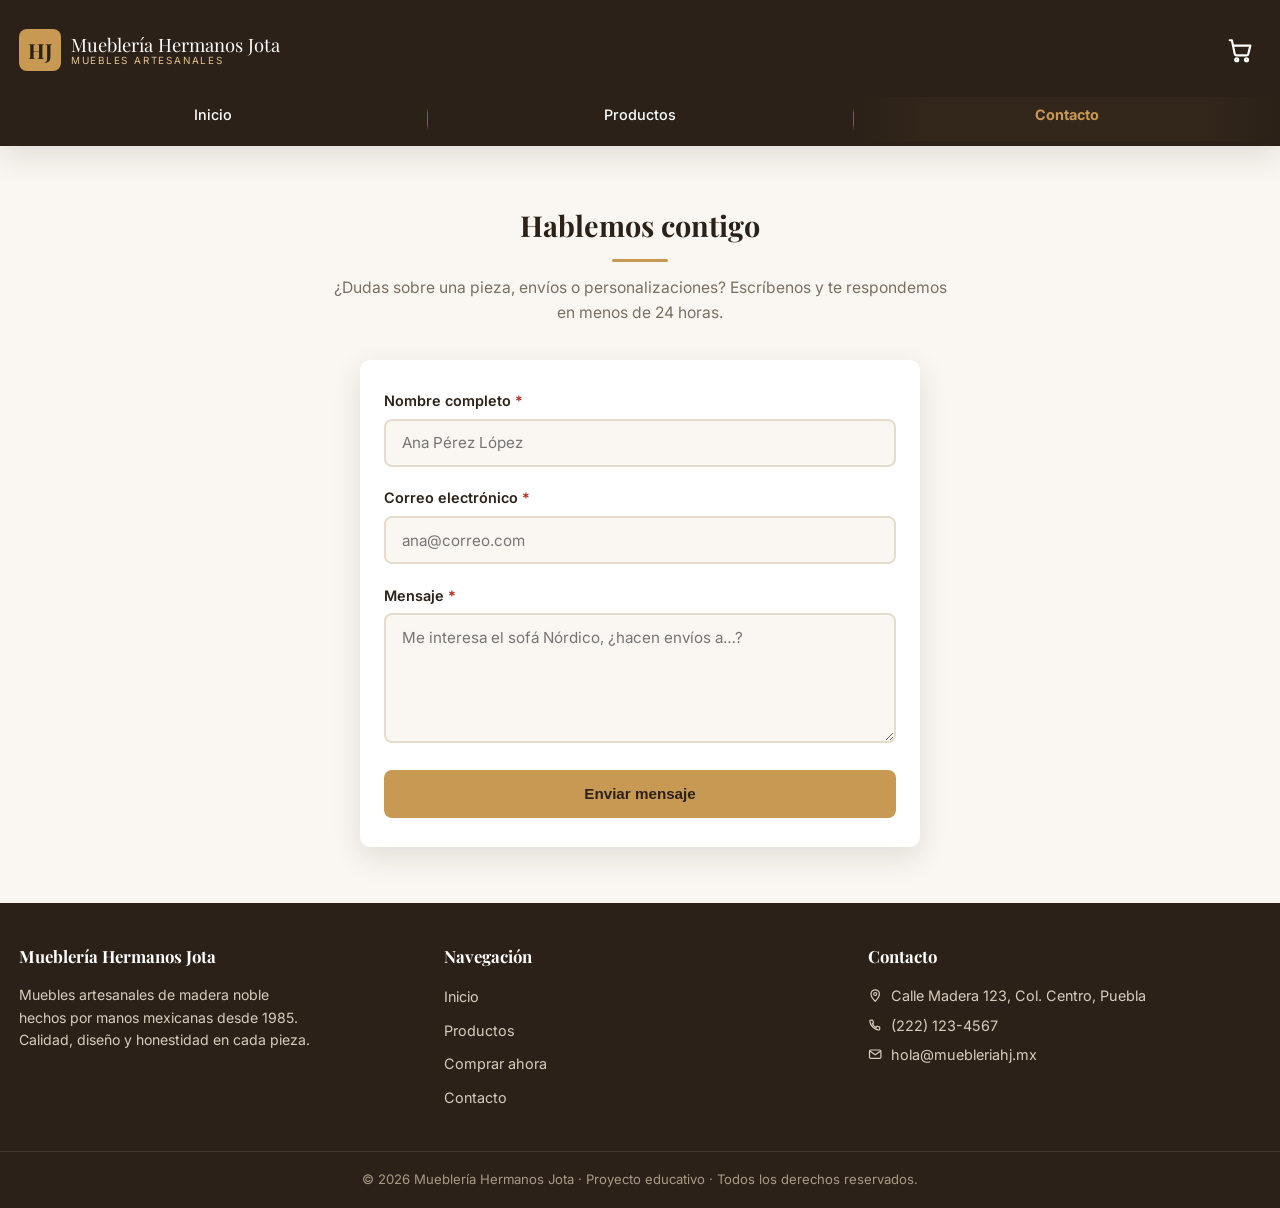
<file: contacto.html>
<!DOCTYPE html>
<html lang="es">
<head>
  <meta charset="UTF-8">
  <meta name="viewport" content="width=device-width, initial-scale=1.0">
  <meta name="description" content="Contacta a la Mueblería Hermanos Jota para resolver tus dudas.">
  <title>Contacto | Mueblería Hermanos Jota</title>
  <link rel="preconnect" href="https://fonts.googleapis.com">
  <link rel="preconnect" href="https://fonts.gstatic.com" crossorigin>
  <link href="https://fonts.googleapis.com/css2?family=Inter:wght@400;500;600;700&family=Playfair+Display:wght@500;600;700&display=swap" rel="stylesheet">
  <link rel="stylesheet" href="css/styles.css">
</head>
<body data-pagina="contacto">

  <svg style="display:none" aria-hidden="true">
    <symbol id="icono-carrito" viewBox="0 0 24 24" fill="none" stroke="currentColor" stroke-width="2" stroke-linecap="round" stroke-linejoin="round">
      <circle cx="9" cy="21" r="1.4"></circle>
      <circle cx="18" cy="21" r="1.4"></circle>
      <path d="M2.5 3h2l2.6 12.4a2 2 0 0 0 2 1.6h8.6a2 2 0 0 0 2-1.6L21.5 8H6"></path>
    </symbol>
    <symbol id="icono-ubicacion" viewBox="0 0 24 24" fill="none" stroke="currentColor" stroke-width="2" stroke-linecap="round" stroke-linejoin="round">
      <path d="M12 22s7-6.6 7-12a7 7 0 1 0-14 0c0 5.4 7 12 7 12z"></path>
      <circle cx="12" cy="10" r="2.5"></circle>
    </symbol>
    <symbol id="icono-telefono" viewBox="0 0 24 24" fill="none" stroke="currentColor" stroke-width="2" stroke-linecap="round" stroke-linejoin="round">
      <path d="M4.5 3.5h3.2l1.6 4.4-2 1.6a13 13 0 0 0 6.2 6.2l1.6-2 4.4 1.6v3.2a1.5 1.5 0 0 1-1.6 1.5A17.5 17.5 0 0 1 3 5.1a1.5 1.5 0 0 1 1.5-1.6z"></path>
    </symbol>
    <symbol id="icono-email" viewBox="0 0 24 24" fill="none" stroke="currentColor" stroke-width="2" stroke-linecap="round" stroke-linejoin="round">
      <rect x="2.5" y="5" width="19" height="14" rx="2"></rect>
      <path d="M3 6.5l9 6.5 9-6.5"></path>
    </symbol>
    <symbol id="icono-check-circulo" viewBox="0 0 24 24" fill="none" stroke="currentColor" stroke-width="2" stroke-linecap="round" stroke-linejoin="round">
      <circle cx="12" cy="12" r="9.5"></circle>
      <path d="M8 12.3l2.8 2.8 5.2-6"></path>
    </symbol>
    <symbol id="icono-alerta-circulo" viewBox="0 0 24 24" fill="none" stroke="currentColor" stroke-width="2" stroke-linecap="round" stroke-linejoin="round">
      <circle cx="12" cy="12" r="9.5"></circle>
      <path d="M12 7.5v5.5"></path>
      <circle cx="12" cy="16.5" r="0.6" fill="currentColor" stroke="none"></circle>
    </symbol>
  </svg>

  <header class="header">
    <div class="contenedor header__inner">
      <a href="index.html" class="logo" aria-label="Mueblería Hermanos Jota - Inicio">
        <span class="logo__icono" aria-hidden="true">HJ</span>
        <span class="logo__texto">Mueblería Hermanos Jota
          <span class="logo__subtitulo">Muebles artesanales</span>
        </span>
      </a>

      <div class="header__acciones">
        <a href="productos.html" class="carrito-enlace" aria-label="Ver carrito de compras">
          <svg class="icono icono--carrito" aria-hidden="true"><use href="#icono-carrito"></use></svg>
          <span class="contador-carrito oculto" aria-live="polite">0</span>
        </a>
        <button id="menu-boton" class="menu-boton" aria-label="Abrir menú" aria-expanded="false" aria-controls="menu-principal">
          <span></span><span></span><span></span>
        </button>
      </div>
    </div>

    <nav id="menu-principal" class="nav contenedor" aria-label="Navegación principal">
      <a href="index.html" class="nav__enlace">Inicio</a>
      <a href="productos.html" class="nav__enlace">Productos</a>
      <a href="contacto.html" class="nav__enlace activo">Contacto</a>
    </nav>
  </header>

  <main>
    <section class="seccion">
      <div class="contenedor">
        <header class="seccion__encabezado">
          <h1 class="seccion__titulo">Hablemos contigo</h1>
          <p class="seccion__subtitulo">
            ¿Dudas sobre una pieza, envíos o personalizaciones? Escríbenos y te
            respondemos en menos de 24 horas.
          </p>
        </header>

        <form id="formulario-contacto" class="formulario" novalidate>
          <div id="aviso" class="aviso" role="alert">
            <span id="aviso-icono" aria-hidden="true"></span>
            <span id="aviso-texto"></span>
          </div>

          <div class="campo">
            <label for="nombre">Nombre completo <span class="requerido" aria-hidden="true">*</span></label>
            <input id="nombre" name="nombre" type="text" placeholder="Ana Pérez López"
                   autocomplete="name" aria-describedby="error-nombre">
            <p id="error-nombre" class="campo__error">Ingresa tu nombre completo (mínimo 2 letras).</p>
          </div>

          <div class="campo">
            <label for="email">Correo electrónico <span class="requerido" aria-hidden="true">*</span></label>
            <input id="email" name="email" type="email" placeholder="ana@correo.com"
                   autocomplete="email" aria-describedby="error-email">
            <p id="error-email" class="campo__error">Ingresa un correo válido, por ejemplo: ana@correo.com</p>
          </div>

          <div class="campo">
            <label +for="mensaje">Mensaje <span class="requerido" aria-hidden="true">*</span></label>
            <textarea id="mensaje" name="mensaje" placeholder="Me interesa el sofá Nórdico, ¿hacen envíos a…?"
                      aria-describedby="error-mensaje"></textarea>
            <p id="error-mensaje" class="campo__error">Escribe un mensaje de al menos 10 caracteres.</p>
          </div>

          <button type="submit" class="boton boton--accent boton--amplio">Enviar mensaje</button>
        </form>
      </div>
    </section>
  </main>

  <footer class="footer">
    <div class="contenedor footer__grid">
      <div class="footer__columna footer__columna--marca">
        <h3 class="footer__titulo">Mueblería Hermanos Jota</h3>
        <p class="footer__texto">
          Muebles artesanales de madera noble hechos por manos mexicanas desde 1985.
          Calidad, diseño y honestidad en cada pieza.
        </p>
      </div>
      <div class="footer__columna">
        <h3 class="footer__titulo">Navegación</h3>
        <ul class="footer__enlaces">
          <li><a href="index.html">Inicio</a></li>
          <li><a href="productos.html">Productos</a></li>
          <li><a href="producto.html?id=1">Comprar ahora</a></li>
          <li><a href="contacto.html">Contacto</a></li>
        </ul>
      </div>
      <div class="footer__columna">
        <h3 class="footer__titulo">Contacto</h3>
        <div class="footer__info">
          <p><svg class="icono" aria-hidden="true"><use href="#icono-ubicacion"></use></svg> Calle Madera 123, Col. Centro, Puebla</p>
          <p><svg class="icono" aria-hidden="true"><use href="#icono-telefono"></use></svg> (222) 123-4567</p>
          <p><svg class="icono" aria-hidden="true"><use href="#icono-email"></use></svg> hola@muebleriahj.mx</p>
        </div>
      </div>
    </div>
    <div class="footer__barra">
      <p class="contenedor">© <span id="anio"></span> Mueblería Hermanos Jota · Proyecto educativo · Todos los derechos reservados.</p>
    </div>
  </footer>

  <script src="js/productos.js"></script>
  <script src="js/app.js"></script>
</body>
</html>
</file>
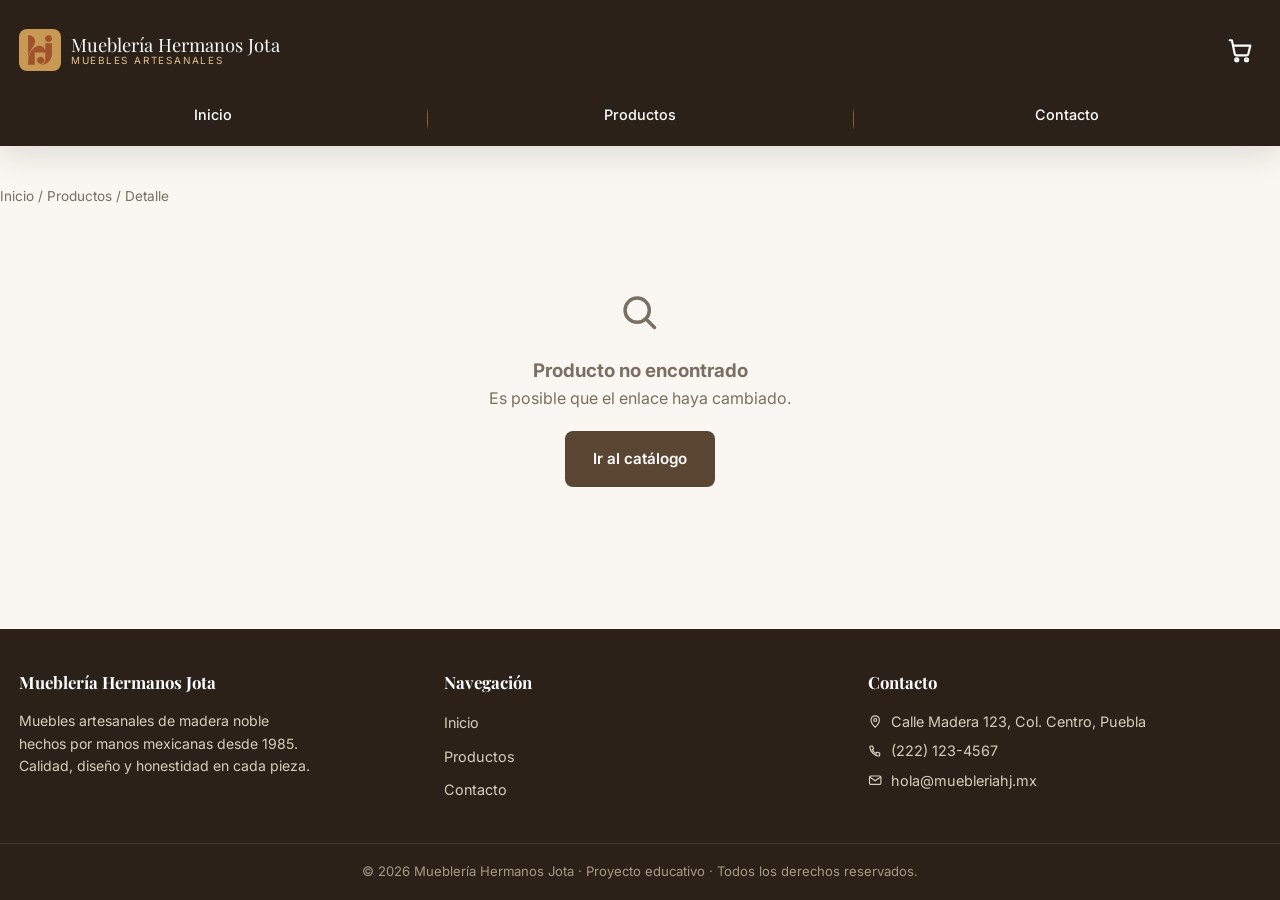
<file: producto.html>
<!DOCTYPE html>
<html lang="es">
<head>
  <meta charset="UTF-8">
  <meta name="viewport" content="width=device-width, initial-scale=1.0">
  <meta name="description" content="Detalle de producto de la Mueblería Hermanos Jota.">
  <title>Detalle de producto | Mueblería Hermanos Jota</title>
  <link rel="preconnect" href="https://fonts.googleapis.com">
  <link rel="preconnect" href="https://fonts.gstatic.com" crossorigin>
  <link href="https://fonts.googleapis.com/css2?family=Inter:wght@400;500;600;700&family=Playfair+Display:wght@500;600;700&display=swap" rel="stylesheet">
  <link rel="stylesheet" href="css/styles.css">
</head>
<body data-pagina="producto">

  <svg style="display:none" aria-hidden="true">
    <symbol id="icono-carrito" viewBox="0 0 24 24" fill="none" stroke="currentColor" stroke-width="2" stroke-linecap="round" stroke-linejoin="round">
      <circle cx="9" cy="21" r="1.4"></circle>
      <circle cx="18" cy="21" r="1.4"></circle>
      <path d="M2.5 3h2l2.6 12.4a2 2 0 0 0 2 1.6h8.6a2 2 0 0 0 2-1.6L21.5 8H6"></path>
    </symbol>
    <symbol id="icono-ubicacion" viewBox="0 0 24 24" fill="none" stroke="currentColor" stroke-width="2" stroke-linecap="round" stroke-linejoin="round">
      <path d="M12 22s7-6.6 7-12a7 7 0 1 0-14 0c0 5.4 7 12 7 12z"></path>
      <circle cx="12" cy="10" r="2.5"></circle>
    </symbol>
    <symbol id="icono-telefono" viewBox="0 0 24 24" fill="none" stroke="currentColor" stroke-width="2" stroke-linecap="round" stroke-linejoin="round">
      <path d="M4.5 3.5h3.2l1.6 4.4-2 1.6a13 13 0 0 0 6.2 6.2l1.6-2 4.4 1.6v3.2a1.5 1.5 0 0 1-1.6 1.5A17.5 17.5 0 0 1 3 5.1a1.5 1.5 0 0 1 1.5-1.6z"></path>
    </symbol>
    <symbol id="icono-email" viewBox="0 0 24 24" fill="none" stroke="currentColor" stroke-width="2" stroke-linecap="round" stroke-linejoin="round">
      <rect x="2.5" y="5" width="19" height="14" rx="2"></rect>
      <path d="M3 6.5l9 6.5 9-6.5"></path>
    </symbol>
    <symbol id="icono-lupa" viewBox="0 0 24 24" fill="none" stroke="currentColor" stroke-width="2" stroke-linecap="round" stroke-linejoin="round">
      <circle cx="10.5" cy="10.5" r="7"></circle>
      <path d="M20.5 20.5l-4.8-4.8"></path>
    </symbol>
    <symbol id="icono-check" viewBox="0 0 24 24" fill="none" stroke="currentColor" stroke-width="2.2" stroke-linecap="round" stroke-linejoin="round">
      <path d="M4 12.5l5.2 5.2L20 6.5"></path>
    </symbol>
    <symbol id="icono-alerta" viewBox="0 0 24 24" fill="none" stroke="currentColor" stroke-width="2" stroke-linecap="round" stroke-linejoin="round">
      <path d="M12 3.5l9.5 16.5H2.5z"></path>
      <path d="M12 10v4"></path>
      <circle cx="12" cy="17" r="0.6" fill="currentColor" stroke="none"></circle>
    </symbol>
  </svg>

  <header class="header">
    <div class="contenedor header__inner">
      <a href="index.html" class="logo" aria-label="Mueblería Hermanos Jota - Inicio">
        <img src="assets/img/logo.svg" class="logo__icono" alt="Logo Mueblería Hermanos Jota" aria-hidden="true">
        <span class="logo__texto">Mueblería Hermanos Jota
          <span class="logo__subtitulo">Muebles artesanales</span>
        </span>
      </a>

      <div class="header__acciones">
        <a href="productos.html" class="carrito-enlace" aria-label="Ver carrito de compras">
          <svg class="icono icono--carrito" aria-hidden="true"><use href="#icono-carrito"></use></svg>
          <span class="contador-carrito oculto" aria-live="polite">0</span>
        </a>
        <button id="menu-boton" class="menu-boton" aria-label="Abrir menú" aria-expanded="false" aria-controls="menu-principal">
          <span></span><span></span><span></span>
        </button>
      </div>
    </div>

    <nav id="menu-principal" class="nav contenedor" aria-label="Navegación principal">
      <a href="index.html" class="nav__enlace">Inicio</a>
      <a href="productos.html" class="nav__enlace">Productos</a>
      <a href="contacto.html" class="nav__enlace">Contacto</a>
    </nav>
  </header>

  <main class="detalle contenedor">
    <nav class="miga" aria-label="Ruta de navegación">
      <a href="index.html">Inicio</a> / <a href="productos.html">Productos</a> /
      <span id="miga-producto">Detalle</span>
    </nav>
    <div id="detalle-producto"></div>
  </main>

  <footer class="footer">
    <div class="contenedor footer__grid">
      <div class="footer__columna footer__columna--marca">
        <h3 class="footer__titulo">Mueblería Hermanos Jota</h3>
        <p class="footer__texto">
          Muebles artesanales de madera noble hechos por manos mexicanas desde 1985.
          Calidad, diseño y honestidad en cada pieza.
        </p>
      </div>
      <div class="footer__columna">
        <h3 class="footer__titulo">Navegación</h3>
        <ul class="footer__enlaces">
          <li><a href="index.html">Inicio</a></li>
          <li><a href="productos.html">Productos</a></li>
          <li><a href="contacto.html">Contacto</a></li>
        </ul>
      </div>
      <div class="footer__columna">
        <h3 class="footer__titulo">Contacto</h3>
        <div class="footer__info">
          <p><svg class="icono" aria-hidden="true"><use href="#icono-ubicacion"></use></svg> Calle Madera 123, Col. Centro, Puebla</p>
          <p><svg class="icono" aria-hidden="true"><use href="#icono-telefono"></use></svg> (222) 123-4567</p>
          <p><svg class="icono" aria-hidden="true"><use href="#icono-email"></use></svg> hola@muebleriahj.mx</p>
        </div>
      </div>
    </div>
    <div class="footer__barra">
      <p class="contenedor">© <span id="anio"></span> Mueblería Hermanos Jota · Proyecto educativo · Todos los derechos reservados.</p>
    </div>
  </footer>

  <script src="js/productos.js"></script>
  <script src="js/app.js"></script>
</body>
</html>
</file>
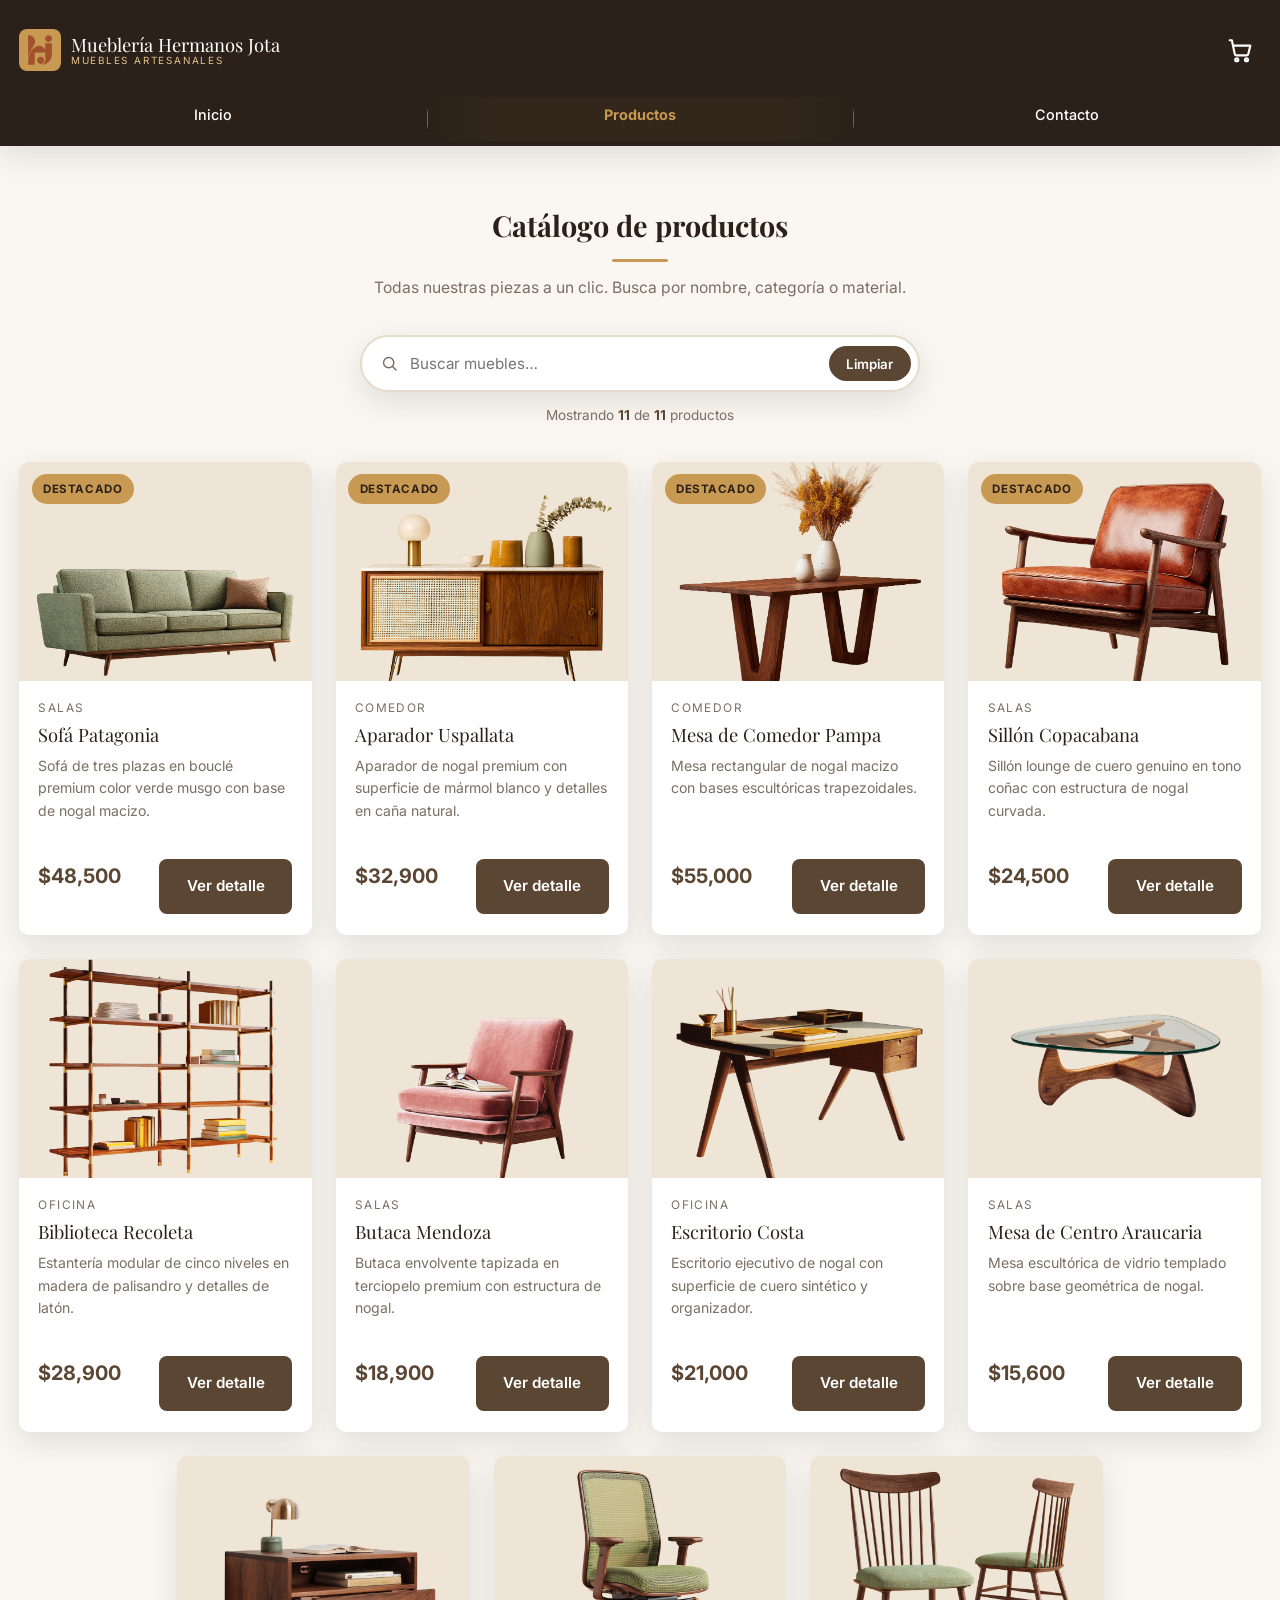
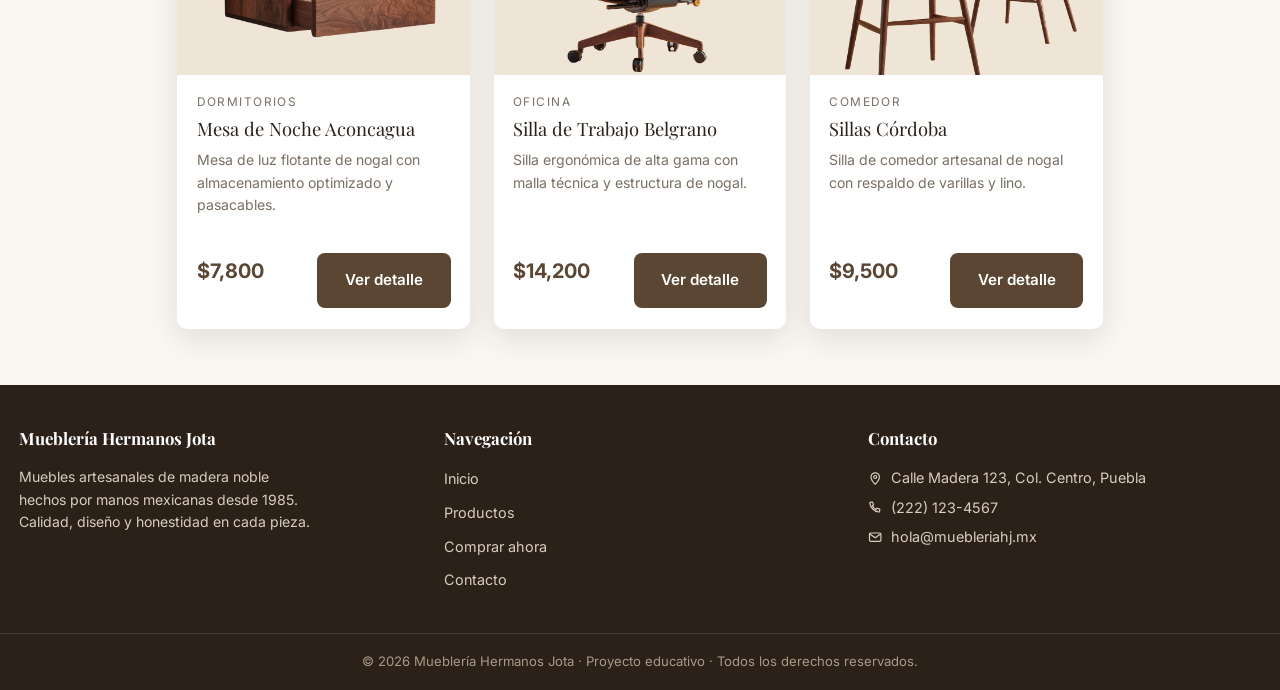
<file: productos.html>
<!DOCTYPE html>
<html lang="es">
<head>
  <meta charset="UTF-8">
  <meta name="viewport" content="width=device-width, initial-scale=1.0">
  <meta name="description" content="Catálogo completo de muebles de la Mueblería Hermanos Jota.">
  <title>Catálogo | Mueblería Hermanos Jota</title>
  <link rel="preconnect" href="https://fonts.googleapis.com">
  <link rel="preconnect" href="https://fonts.gstatic.com" crossorigin>
  <link href="https://fonts.googleapis.com/css2?family=Inter:wght@400;500;600;700&family=Playfair+Display:wght@500;600;700&display=swap" rel="stylesheet">
  <link rel="stylesheet" href="css/styles.css">
</head>
<body data-pagina="productos">

  <svg style="display:none" aria-hidden="true">
    <symbol id="icono-carrito" viewBox="0 0 24 24" fill="none" stroke="currentColor" stroke-width="2" stroke-linecap="round" stroke-linejoin="round">
      <circle cx="9" cy="21" r="1.4"></circle>
      <circle cx="18" cy="21" r="1.4"></circle>
      <path d="M2.5 3h2l2.6 12.4a2 2 0 0 0 2 1.6h8.6a2 2 0 0 0 2-1.6L21.5 8H6"></path>
    </symbol>
    <symbol id="icono-sofa" viewBox="0 0 24 24" fill="none" stroke="currentColor" stroke-width="2" stroke-linecap="round" stroke-linejoin="round">
      <path d="M4 11V8a2 2 0 0 1 2-2h12a2 2 0 0 1 2 2v3"></path>
      <path d="M3 11h18a1 1 0 0 1 1 1v3a2 2 0 0 1-2 2H4a2 2 0 0 1-2-2v-3a1 1 0 0 1 1-1z"></path>
      <path d="M5 17v3M19 17v3"></path>
    </symbol>
    <symbol id="icono-ubicacion" viewBox="0 0 24 24" fill="none" stroke="currentColor" stroke-width="2" stroke-linecap="round" stroke-linejoin="round">
      <path d="M12 22s7-6.6 7-12a7 7 0 1 0-14 0c0 5.4 7 12 7 12z"></path>
      <circle cx="12" cy="10" r="2.5"></circle>
    </symbol>
    <symbol id="icono-telefono" viewBox="0 0 24 24" fill="none" stroke="currentColor" stroke-width="2" stroke-linecap="round" stroke-linejoin="round">
      <path d="M4.5 3.5h3.2l1.6 4.4-2 1.6a13 13 0 0 0 6.2 6.2l1.6-2 4.4 1.6v3.2a1.5 1.5 0 0 1-1.6 1.5A17.5 17.5 0 0 1 3 5.1a1.5 1.5 0 0 1 1.5-1.6z"></path>
    </symbol>
    <symbol id="icono-email" viewBox="0 0 24 24" fill="none" stroke="currentColor" stroke-width="2" stroke-linecap="round" stroke-linejoin="round">
      <rect x="2.5" y="5" width="19" height="14" rx="2"></rect>
      <path d="M3 6.5l9 6.5 9-6.5"></path>
    </symbol>
    <symbol id="icono-lupa" viewBox="0 0 24 24" fill="none" stroke="currentColor" stroke-width="2" stroke-linecap="round" stroke-linejoin="round">
      <circle cx="10.5" cy="10.5" r="7"></circle>
      <path d="M20.5 20.5l-4.8-4.8"></path>
    </symbol>
  </svg>

  <header class="header">
    <div class="contenedor header__inner">
      <a href="index.html" class="logo" aria-label="Mueblería Hermanos Jota - Inicio">
        <img src="assets/img/logo.svg" class="logo__icono" alt="Logo Mueblería Hermanos Jota" aria-hidden="true">
        <span class="logo__texto">Mueblería Hermanos Jota
          <span class="logo__subtitulo">Muebles artesanales</span>
        </span>
      </a>

      <div class="header__acciones">
        <a href="productos.html" class="carrito-enlace" aria-label="Ver carrito de compras">
          <svg class="icono icono--carrito" aria-hidden="true"><use href="#icono-carrito"></use></svg>
          <span class="contador-carrito oculto" aria-live="polite">0</span>
        </a>
        <button id="menu-boton" class="menu-boton" aria-label="Abrir menú" aria-expanded="false" aria-controls="menu-principal">
          <span></span><span></span><span></span>
        </button>
      </div>
    </div>

    <nav id="menu-principal" class="nav contenedor" aria-label="Navegación principal">
      <a href="index.html" class="nav__enlace">Inicio</a>
      <a href="productos.html" class="nav__enlace activo">Productos</a>
      <a href="contacto.html" class="nav__enlace">Contacto</a>
    </nav>
  </header>

  <main>
    <section class="seccion">
      <div class="contenedor">
        <header class="seccion__encabezado">
          <h1 class="seccion__titulo">Catálogo de productos</h1>
          <p class="seccion__subtitulo">
            Todas nuestras piezas a un clic. Busca por nombre, categoría o material.
          </p>
        </header>

        <div class="entrada" role="search">
          <div class="entrada__campo">
            <span class="entrada__icono" aria-hidden="true"><svg class="icono" aria-hidden="true"><use href="#icono-lupa"></use></svg></span>
            <input id="buscador" type="search" placeholder="Buscar muebles…"
                   aria-label="Buscar productos" autocomplete="off">
            <button id="limpiar-busqueda" class="entrada__limpiar" type="button">Limpiar</button>
          </div>
          <p id="resultado-contador" class="entrada__contador"></p>
        </div>

        <div id="grilla-productos" class="grilla" aria-live="polite"></div>
      </div>
    </section>
  </main>

  <footer class="footer">
    <div class="contenedor footer__grid">
      <div class="footer__columna footer__columna--marca">
        <h3 class="footer__titulo">Mueblería Hermanos Jota</h3>
        <p class="footer__texto">
          Muebles artesanales de madera noble hechos por manos mexicanas desde 1985.
          Calidad, diseño y honestidad en cada pieza.
        </p>
      </div>
      <div class="footer__columna">
        <h3 class="footer__titulo">Navegación</h3>
        <ul class="footer__enlaces">
          <li><a href="index.html">Inicio</a></li>
          <li><a href="productos.html">Productos</a></li>
          <li><a href="producto.html?id=1">Comprar ahora</a></li>
          <li><a href="contacto.html">Contacto</a></li>
        </ul>
      </div>
      <div class="footer__columna">
        <h3 class="footer__titulo">Contacto</h3>
        <div class="footer__info">
          <p><svg class="icono" aria-hidden="true"><use href="#icono-ubicacion"></use></svg> Calle Madera 123, Col. Centro, Puebla</p>
          <p><svg class="icono" aria-hidden="true"><use href="#icono-telefono"></use></svg> (222) 123-4567</p>
          <p><svg class="icono" aria-hidden="true"><use href="#icono-email"></use></svg> hola@muebleriahj.mx</p>
        </div>
      </div>
    </div>
    <div class="footer__barra">
      <p class="contenedor">© <span id="anio"></span> Mueblería Hermanos Jota · Proyecto educativo · Todos los derechos reservados.</p>
    </div>
  </footer>

  <script src="js/productos.js"></script>
  <script src="js/app.js"></script>
</body>
</html>
</file>
<file: css/styles.css>
/* =====================================================
   Mueblería Hermanos Jota — Hoja de estilos
   Mobile First con Flexbox
   ===================================================== */

/* ---------- Variables y reseteo ---------- */
:root {
  --color-primario: #5a4632;
  --color-primario-oscuro: #2b2118;
  --color-accent: #c89952;
  --color-accent-claro: #e3c28f;
  --color-bg: #faf7f2;
  --color-blanco: #ffffff;
  --color-texto: #3d342b;
  --color-texto-suave: #7a6f63;
  --color-error: #b3261e;
  --color-exito: #2e7d32;
  --radio: 10px;
  --sombra: 0 10px 30px rgba(43, 33, 24, 0.12);
  --max-ancho: 1360px;
}

* {
  margin: 0;
  padding: 0;
  box-sizing: border-box;
}

html {
  scroll-behavior: smooth;
}

body {
  font-family: "Inter", "Segoe UI", system-ui, Arial, sans-serif;
  background-color: var(--color-bg);
  color: var(--color-texto);
  line-height: 1.6;
  display: flex;
  flex-direction: column;
  min-height: 100vh;
  overflow-x: hidden;
  -webkit-text-size-adjust: 100%;
}

img {
  max-width: 100%;
  display: block;
}

a {
  text-decoration: none;
  color: inherit;
}

ul {
  list-style: none;
}

.contenedor {
  width: 100%;
  max-width: var(--max-ancho);
  margin: 0 auto;
  padding: 0 clamp(0.75rem, 1.5vw, 1.25rem);
}

/* ---------- Header ---------- */
.header {
  background-color: var(--color-primario-oscuro);
  position: sticky;
  top: 0;
  z-index: 100;
  box-shadow: var(--sombra);
}

.header__inner {
  display: flex;
  align-items: center;
  justify-content: space-between;
  gap: 1rem;
  height: 72px;
  padding-top: 1.8rem;
  padding-bottom: 0;
}

.header__inner--inicio {
  display: grid;
  grid-template-columns: minmax(0, 1fr) clamp(145px, 34vw, 520px) minmax(0, 1fr);
  align-items: start;
}

.header__inner--inicio > * {
  align-self: start;
}

.header__inner--inicio .entrada--nav {
  justify-self: center;
}

.header__inner--inicio .header__acciones {
  justify-self: end;
}

.header__inner--inicio .logo__texto {
  min-width: 0;
}

.header__inner:not(.header__inner--inicio) .logo,
.header__inner:not(.header__inner--inicio) .header__acciones {
  transform: none;
}

.logo {
  display: flex;
  align-items: center;
  gap: 0.6rem;
}

.logo__icono {
  width: 42px;
  height: 42px;
  border-radius: 8px;
  display: flex;
  align-items: center;
  justify-content: center;
  font-family: "Playfair Display", Georgia, serif;
  font-size: 1.3rem;
  font-weight: 700;
  color: var(--color-primario-oscuro);
  background: var(--color-accent);
}

.logo__texto {
  color: var(--color-blanco);
  font-family: "Playfair Display", Georgia, serif;
  font-size: clamp(0.95rem, 4vw, 1.15rem);
  line-height: 1.1;
  white-space: nowrap;
  overflow: hidden;
  text-overflow: ellipsis;
}

.logo__subtitulo {
  display: block;
  font-family: "Inter", sans-serif;
  font-size: 0.62rem;
  letter-spacing: 0.18em;
  text-transform: uppercase;
  color: var(--color-accent-claro);
}

.nav {
  display: none;
  position: absolute;
  top: 100%;
  left: 0;
  right: 0;
  background-color: var(--color-primario-oscuro);
  padding: 0.5rem 1.25rem 1rem;
}

.entrada--nav {
  margin: 0;
  max-width: 520px;
  width: 100%;
}

.entrada--nav .entrada__campo {
  box-shadow: none;
  padding-top: 0;
  padding-bottom: 0;
}

.entrada--nav input {
  min-width: 0;
  padding-top: 0.35rem;
  padding-bottom: 0.35rem;
}

.header__inner .entrada--nav {
  margin: 0;
}

.entrada--nav .entrada__limpiar {
  padding-top: 0.4rem;
  padding-bottom: 0.4rem;
}

.nav--abierta {
  display: block;
}

.nav__enlace {
  display: block;
  padding: 0.75rem 0;
  color: var(--color-blanco);
  font-weight: 500;
  border-bottom: 1px solid rgba(255, 255, 255, 0.08);
}

.nav__enlace:hover,
.nav__enlace.activo {
  color: var(--color-accent-claro);
}

.nav__enlace.activo {
  font-weight: 700;
}

.nav__enlace + .nav__enlace {
  border-top: none;
}

.header__acciones {
  display: flex;
  align-items: center;
  gap: 0.5rem;
}

.carrito-enlace {
  position: relative;
  color: var(--color-blanco);
  font-size: 1.25rem;
  padding: 0.4rem 0.5rem;
}

.contador-carrito {
  display: flex;
  align-items: center;
  justify-content: center;
  position: absolute;
  top: -2px;
  right: -4px;
  min-width: 20px;
  height: 20px;
  padding: 0 5px;
  font-size: 0.72rem;
  font-weight: 700;
  color: var(--color-primario-oscuro);
  background-color: var(--color-accent);
  border-radius: 999px;
}

.menu-boton {
  display: flex;
  flex-direction: column;
  gap: 4px;
  width: 38px;
  height: 38px;
  padding: 8px;
  background: transparent;
  border: 1px solid rgba(255, 255, 255, 0.25);
  border-radius: 6px;
  cursor: pointer;
}

.menu-boton span {
  display: block;
  height: 2px;
  width: 100%;
  background-color: var(--color-blanco);
  border-radius: 2px;
  transition: transform 0.25s ease, opacity 0.25s ease;
}

.menu-boton--activo span:nth-child(1) {
  transform: translateY(6px) rotate(45deg);
}

.menu-boton--activo span:nth-child(2) {
  opacity: 0;
}

.menu-boton--activo span:nth-child(3) {
  transform: translateY(-6px) rotate(-45deg);
}

/* ---------- Hero ---------- */
.hero {
  position: relative;
  color: var(--color-blanco);
  background-color: var(--color-primario-oscuro);
  overflow: hidden;
}

.hero__bg {
  position: absolute;
  inset: 0;
  width: 100%;
  height: 100%;
  object-fit: cover;
  opacity: 0.55;
}

.hero__contenido {
  position: relative;
  padding: 5rem 0 4.5rem;
  max-width: 640px;
}

.hero__etiqueta {
  display: inline-block;
  font-size: 0.8rem;
  letter-spacing: 0.2em;
  text-transform: uppercase;
  color: var(--color-accent-claro);
  border: 1px solid var(--color-accent-claro);
  padding: 0.35rem 0.9rem;
  border-radius: 999px;
  margin-bottom: 1.2rem;
}

.hero__titulo {
  font-family: "Playfair Display", Georgia, serif;
  font-size: clamp(1.85rem, 3.2vw + 1rem, 2.7rem);
  line-height: 1.15;
  margin-bottom: 1rem;
}

.hero__texto {
  color: #efe7da;
  font-size: 1.05rem;
  margin-bottom: 1.8rem;
}

.hero__acciones {
  display: flex;
  flex-wrap: wrap;
  gap: 0.8rem;
}

/* ---------- Botones ---------- */
.boton {
  display: inline-block;
  padding: 0.85rem 1.6rem;
  font-weight: 600;
  font-size: 0.95rem;
  border-radius: 8px;
  border: 2px solid transparent;
  cursor: pointer;
  transition: background 0.2s ease, color 0.2s ease, transform 0.15s ease;
  text-align: center;
}

.boton:active {
  transform: scale(0.98);
}

.boton--accent {
  background-color: var(--color-accent);
  color: var(--color-primario-oscuro);
}

.boton--accent:hover {
  background-color: var(--color-accent-claro);
}

.boton--outline {
  background-color: transparent;
  color: var(--color-blanco);
  border-color: rgba(255, 255, 255, 0.7);
}

.boton--outline:hover {
  background-color: rgba(255, 255, 255, 0.12);
}

.boton--primario {
  background-color: var(--color-primario);
  color: var(--color-blanco);
  margin-top: 20px;
}

.boton--primario:hover {
  background-color: var(--color-primario-oscuro);
}

.boton--amplio {
  width: 100%;
}

/* ---------- Secciones ---------- */
.seccion {
  padding: 3.5rem 0;
}

.seccion--gris {
  background-color: #f2ede4;
}

.seccion__encabezado {
  text-align: center;
  max-width: 620px;
  margin: 0 auto 2.2rem;
}

.seccion__titulo {
  font-family: "Playfair Display", Georgia, serif;
  font-size: clamp(1.45rem, 2.4vw + 0.9rem, 1.8rem);
  color: var(--color-primario-oscuro);
  margin-bottom: 0.4rem;
}

.seccion__titulo::after {
  content: "";
  display: block;
  width: 56px;
  height: 3px;
  background: var(--color-accent);
  margin: 0.7rem auto 0;
  border-radius: 2px;
}

.seccion__subtitulo {
  color: var(--color-texto-suave);
  font-size: 0.98rem;
  margin-top: 0.8rem;
}

/* ---------- Grilla de productos ---------- */
.grilla {
  display: flex;
  flex-wrap: wrap;
  gap: 1.5rem;
  justify-content: center;
}

.grilla__item {
  width: 100%;
  max-width: 340px;
}

/* ---------- Tarjeta de producto ---------- */
.tarjeta {
  background-color: var(--color-blanco);
  border-radius: var(--radio);
  overflow: hidden;
  box-shadow: var(--sombra);
  display: flex;
  flex-direction: column;
  height: 100%;
  transition: transform 0.25s ease, box-shadow 0.25s ease;
}

.tarjeta:hover {
  transform: translateY(-6px);
  box-shadow: 0 16px 40px rgba(43, 33, 24, 0.2);
}

.tarjeta__imagen-wrap {
  position: relative;
  overflow: hidden;
  aspect-ratio: 4 / 3;
  background-color: #eee5d6;
}

.tarjeta__imagen {
  width: 100%;
  height: 100%;
  object-fit: cover;
  transition: transform 0.3s ease;
}

.tarjeta:hover .tarjeta__imagen {
  transform: scale(1.05);
}

.tarjeta__cantidad-carrito {
  position: absolute;
  right: 0.75rem;
  bottom: 0.75rem;
  display: inline-flex;
  align-items: center;
  justify-content: center;
  min-width: 1.75rem;
  height: 1.75rem;
  padding: 0 0.35rem;
  border-radius: 50%;
  background: var(--color-primario-oscuro);
  color: var(--color-blanco);
  font-size: 0.72rem;
  font-weight: 700;
  box-shadow: 0 8px 18px rgba(32, 22, 15, 0.2);
  z-index: 1;
}

.tarjeta__etiqueta {
  position: absolute;
  top: 0.8rem;
  left: 0.8rem;
  background-color: var(--color-accent);
  color: var(--color-primario-oscuro);
  font-size: 0.72rem;
  font-weight: 700;
  letter-spacing: 0.05em;
  text-transform: uppercase;
  padding: 0.35rem 0.7rem;
  border-radius: 999px;
}

.tarjeta__cuerpo {
  padding: 1.1rem 1.2rem 1.3rem;
  display: flex;
  flex-direction: column;
  flex: 1;
}

.tarjeta__categoria {
  font-size: 0.74rem;
  letter-spacing: 0.12em;
  text-transform: uppercase;
  color: var(--color-texto-suave);
  margin-bottom: 0.35rem;
}

.tarjeta__nombre {
  font-family: "Playfair Display", Georgia, serif;
  font-size: 1.15rem;
  line-height: 1.3;
  color: var(--color-primario-oscuro);
  margin-bottom: 0.5rem;
}

.tarjeta__descripcion {
  font-size: 0.88rem;
  color: var(--color-texto-suave);
  margin-bottom: 1rem;
  flex: 1;
}

.tarjeta__pie {
  display: flex;
  align-items: center;
  justify-content: space-between;
  flex-wrap: wrap;
  gap: 0.6rem;
}

.tarjeta__pie .boton {
  flex-shrink: 0;
}

.tarjeta__precio {
  font-size: 1.25rem;
  font-weight: 700;
  color: var(--color-primario);
}

/* ---------- Spinner ---------- */
.spinner {
  display: flex;
  flex-direction: column;
  align-items: center;
  gap: 0.8rem;
  padding: 3rem 0;
  color: var(--color-texto-suave);
}

.spinner__anillo {
  width: 42px;
  height: 42px;
  border: 4px solid #e2d8c6;
  border-top-color: var(--color-accent);
  border-radius: 50%;
  animation: girar 0.9s linear infinite;
}

@keyframes girar {
  to {
    transform: rotate(360deg);
  }
}

/* ---------- Mensajes ---------- */
.sin-resultados {
  text-align: center;
  padding: 3rem 1rem;
  color: var(--color-texto-suave);
}

.sin-resultados__icono {
  font-size: 2.6rem;
  margin-bottom: 0.6rem;
}

/* ---------- Categorías (inicio) ---------- */
.categorias__grilla {
  display: flex;
  flex-wrap: wrap;
  gap: 1.5rem;
  justify-content: center;
}

.categoria {
  flex: 1 1 220px;
  max-width: 270px;
  background-color: var(--color-blanco);
  border-radius: var(--radio);
  padding: 1.6rem 1.2rem;
  text-align: center;
  box-shadow: var(--sombra);
  transition: transform 0.25s ease;
}

.categoria:hover {
  transform: translateY(-5px);
}

.categoria__icono {
  font-size: 2rem;
  margin-bottom: 0.7rem;
}

.categoria__nombre {
  font-family: "Playfair Display", Georgia, serif;
  font-size: 1.1rem;
  color: var(--color-primario-oscuro);
  margin-bottom: 0.3rem;
}

.categoria__texto {
  font-size: 0.85rem;
  color: var(--color-texto-suave);
}

/* ---------- Banner (inicio) ---------- */
.banner {
  background: linear-gradient(120deg, var(--color-primario), var(--color-primario-oscuro));
  color: var(--color-blanco);
}

.banner__inner {
  display: flex;
  flex-wrap: wrap;
  align-items: center;
  justify-content: space-between;
  gap: 1.5rem;
  text-align: center;
}

.banner__titulo {
  font-family: "Playfair Display", Georgia, serif;
  font-size: 1.5rem;
  margin-bottom: 0.4rem;
}

.banner__texto {
  color: var(--color-accent-claro);
}

@media (min-width: 700px) {
  .banner__inner {
    text-align: left;
  }
}

/* ---------- Entrada (área de búsqueda del catálogo) ---------- */
.entrada {
  margin: 0 auto 2.2rem;
  max-width: 560px;
}

.entrada__campo {
  display: flex;
  align-items: center;
  background-color: var(--color-blanco);
  border: 2px solid #e5dccb;
  border-radius: 999px;
  padding: 0.45rem 0.45rem 0.45rem 1.2rem;
  box-shadow: var(--sombra);
}

.entrada__campo:focus-within {
  border-color: var(--color-accent);
}

.entrada__icono {
  color: var(--color-texto-suave);
  font-size: 1.1rem;
}

.entrada input {
  flex: 1;
  border: none;
  outline: none;
  background: transparent;
  padding: 0.6rem 0.7rem;
  font-size: 0.95rem;
  color: var(--color-texto);
  font-family: inherit;
}

.entrada__limpiar {
  background-color: var(--color-primario);
  color: var(--color-blanco);
  border: none;
  padding: 0.6rem 1.1rem;
  border-radius: 999px;
  font-weight: 600;
  cursor: pointer;
  font-family: inherit;
}

.entrada__contador {
  margin-top: 0.8rem;
  font-size: 0.85rem;
  color: var(--color-texto-suave);
  text-align: center;
}

.entrada__contador strong {
  color: var(--color-primario);
}

/* ---------- Detalle de producto ---------- */
.detalle {
  padding: 2.5rem 0 4rem;
}

.miga {
  font-size: 0.85rem;
  color: var(--color-texto-suave);
  margin-bottom: 1.5rem;
}

.miga a:hover {
  color: var(--color-primario);
}

.detalle__grid {
  display: flex;
  flex-direction: column;
  gap: 2rem;
}

.detalle__imagen-wrap {
  border-radius: var(--radio);
  overflow: hidden;
  box-shadow: var(--sombra);
  background-color: #eee5d6;
  aspect-ratio: 4 / 3;
}

.detalle__imagen {
  width: 100%;
  height: 100%;
  object-fit: cover;
}

.detalle__categoria {
  font-size: 0.78rem;
  letter-spacing: 0.12em;
  text-transform: uppercase;
  color: var(--color-accent);
  font-weight: 700;
  margin-bottom: 0.4rem;
}

.detalle__nombre {
  font-family: "Playfair Display", Georgia, serif;
  font-size: clamp(1.4rem, 2.6vw + 0.85rem, 1.7rem);
  line-height: 1.2;
  color: var(--color-primario-oscuro);
  margin-bottom: 0.7rem;
}

.detalle__precio {
  font-size: 1.6rem;
  font-weight: 700;
  color: var(--color-primario);
  margin-bottom: 0.3rem;
}

.detalle__stock {
  font-size: 0.85rem;
  font-weight: 600;
  margin-bottom: 1.1rem;
}

.detalle__stock--ok {
  color: var(--color-exito);
}

.detalle__stock--bajo {
  color: var(--color-error);
}

.detalle__descripcion {
  color: var(--color-texto);
  margin-bottom: 1.4rem;
}

.detalle__ficha {
  border-top: 1px solid #e5dccb;
  border-bottom: 1px solid #e5dccb;
  margin-bottom: 1.4rem;
}

.detalle__fila {
  display: flex;
  justify-content: space-between;
  gap: 1rem;
  padding: 0.65rem 0;
  font-size: 0.9rem;
}

.detalle__fila + .detalle__fila {
  border-top: 1px dashed #e5dccb;
}

.detalle__fila dt {
  color: var(--color-texto-suave);
}

.detalle__fila dd {
  text-align: right;
  font-weight: 500;
  color: var(--color-primario-oscuro);
}

.detalle__colores {
  display: flex;
  flex-wrap: wrap;
  gap: 0.5rem;
  margin-bottom: 1.3rem;
}

.color-chip {
  background-color: var(--color-blanco);
  border: 1px solid #e5dccb;
  border-radius: 999px;
  padding: 0.35rem 1rem;
  font-size: 0.85rem;
  color: var(--color-texto);
  font-family: inherit;
  cursor: pointer;
  transition: background-color 0.2s ease, border-color 0.2s ease, color 0.2s ease, transform 0.2s ease;
}

.color-chip:hover,
.color-chip--activo {
  background-color: var(--color-primario);
  border-color: var(--color-primario);
  color: var(--color-blanco);
  transform: translateY(-1px);
}

.detalle__opciones-error {
  margin: -0.8rem 0 1.1rem;
  color: var(--color-error);
  font-size: 0.85rem;
  font-weight: 600;
}

.detalle__selector {
  display: flex;
  align-items: center;
  gap: 0.8rem;
  margin-bottom: 1.1rem;
}

.detalle__selector label {
  font-weight: 600;
  font-size: 0.9rem;
}

.cantidad {
  display: flex;
  align-items: center;
  border: 1px solid #e5dccb;
  border-radius: 8px;
  overflow: hidden;
}

.cantidad button {
  width: 40px;
  height: 42px;
  background-color: #f2ede4;
  border: none;
  font-size: 1.1rem;
  font-weight: 700;
  cursor: pointer;
  color: var(--color-primario);
}

.cantidad button:hover {
  background-color: var(--color-accent-claro);
}

.cantidad input {
  width: 54px;
  height: 42px;
  border: none;
  text-align: center;
  font-size: 1rem;
  font-weight: 600;
  font-family: inherit;
  color: var(--color-primario-oscuro);
  outline: none;
}

/* ---------- Formulario de contacto ---------- */
.formulario {
  max-width: 560px;
  margin: 0 auto;
  background-color: var(--color-blanco);
  border-radius: var(--radio);
  padding: 1.8rem 1.5rem;
  box-shadow: var(--sombra);
}

.campo {
  margin-bottom: 1.2rem;
}

.campo label {
  display: block;
  font-weight: 600;
  font-size: 0.9rem;
  margin-bottom: 0.4rem;
  color: var(--color-primario-oscuro);
}

.campo label .requerido {
  color: var(--color-error);
}

.campo input,
.campo textarea {
  width: 100%;
  padding: 0.8rem 1rem;
  border: 2px solid #e5dccb;
  border-radius: 8px;
  font-size: 0.95rem;
  font-family: inherit;
  color: var(--color-texto);
  background-color: var(--color-bg);
  transition: border-color 0.2s ease;
}

.campo textarea {
  resize: vertical;
  min-height: 130px;
}

.campo input:focus,
.campo textarea:focus {
  outline: none;
  border-color: var(--color-accent);
  background-color: var(--color-blanco);
}

.campo__error {
  color: var(--color-error);
  font-size: 0.82rem;
  margin-top: 0.35rem;
  display: none;
}

.campo--error input,
.campo--error textarea {
  border-color: var(--color-error);
}

.campo--ok input,
.campo--ok textarea {
  border-color: var(--color-exito);
}

.campo__error--visible {
  display: block;
}

.aviso {
  display: none;
  align-items: center;
  gap: 0.6rem;
  padding: 1rem 1.2rem;
  border-radius: 8px;
  margin-bottom: 1.3rem;
  font-weight: 600;
}

.aviso .icono {
  width: 1.4em;
  height: 1.4em;
}

.aviso--visible {
  display: flex;
}

.aviso--ok {
  background-color: #e6f4ea;
  color: var(--color-exito);
  border: 1px solid #a5d6a7;
}

.aviso--error {
  background-color: #fdecea;
  color: var(--color-error);
  border: 1px solid #f5a0a0;
}

/* ---------- Toast ---------- */
.toast {
  position: fixed;
  bottom: 1.5rem;
  left: 50%;
  transform: translate(-50%, 120%);
  background-color: var(--color-primario-oscuro);
  color: var(--color-blanco);
  padding: 0.9rem 1.5rem;
  border-radius: 999px;
  box-shadow: var(--sombra);
  font-weight: 500;
  z-index: 200;
  opacity: 0;
  transition: transform 0.35s ease, opacity 0.35s ease;
  max-width: calc(100vw - 2rem);
  text-align: center;
}

.toast--visible {
  transform: translate(-50%, 0);
  opacity: 1;
}

/* ---------- Footer ---------- */
.footer {
  background-color: var(--color-primario-oscuro);
  color: #d8cdbd;
  margin-top: auto;
  padding: 2.5rem 0 0;
}

.footer__grid {
  display: flex;
  flex-direction: column;
  gap: 2rem;
  padding-bottom: 2rem;
}

.footer__titulo {
  color: var(--color-blanco);
  font-family: "Playfair Display", Georgia, serif;
  font-size: 1.05rem;
  margin-bottom: 0.9rem;
}

.footer__texto {
  font-size: 0.88rem;
  max-width: 300px;
}

.footer__enlaces li {
  margin-bottom: 0.5rem;
}

.footer__enlaces a {
  font-size: 0.9rem;
  transition: color 0.2s ease;
}

.footer__enlaces a:hover {
  color: var(--color-accent-claro);
}

.footer__info p {
  font-size: 0.9rem;
  margin-bottom: 0.4rem;
  display: flex;
  align-items: center;
  gap: 0.5rem;
}

.footer__barra {
  border-top: 1px solid rgba(255, 255, 255, 0.1);
  padding: 1.1rem 0;
  text-align: center;
  font-size: 0.82rem;
  color: #a89b86;
}

/* ---------- Breakpoints ---------- */
@media (min-width: 600px) {
  .grilla__item {
    width: calc(50% - 0.75rem);
  }
}

@media (min-width: 720px) {
  .detalle__grid {
    flex-direction: row;
    align-items: flex-start;
  }

  .detalle__imagen-wrap {
    flex: 1 1 45%;
    max-height: 460px;
  }

  .detalle__info {
    flex: 1 1 55%;
  }
}

@media (min-width: 900px) {
  .menu-boton {
    display: none;
  }

  .nav {
    display: flex;
    position: static;
    background: transparent;
    padding: 0;
    height: 74px;
    align-items: center;
    justify-content: space-between;
    gap: 0;
  }

  .nav__enlace {
    flex: 1 1 0;
    border-bottom: none;
    padding: 0.4rem 0;
    padding-bottom: 0.9rem;
    text-align: center;
    position: relative;
    transform: translateY(10px);
    font-size: clamp(0.78rem, 1.4vw, 0.9rem);
    transition: color 0.2s ease, background-color 0.2s ease;
  }

  .nav__enlace:hover,
  .nav__enlace.activo {
    color: var(--color-accent);
    background: linear-gradient(
      to right,
      transparent,
      rgba(200, 153, 82, 0.05) 18%,
      rgba(200, 153, 82, 0.05) 82%,
      transparent
    );
  }

  .nav__enlace + .nav__enlace {
    border-top: none;
    padding-left: 0;
    position: relative;
  }

  .nav__enlace + .nav__enlace::before {
    content: "";
    position: absolute;
    left: 0;
    top: 50%;
    width: 1px;
    height: 22px;
    background: linear-gradient(
      to bottom,
      transparent,
      rgba(200, 153, 82, 0.55) 25%,
      rgba(200, 153, 82, 0.55) 75%,
      transparent
    );
    transform: translateY(-50%);
  }

  .nav__enlace:first-child {
    margin-left: 0;
  }

  .nav__enlace:last-of-type {
    margin-right: 0;
  }

  .grilla__item {
    width: calc(33.333% - 1rem);
  }

  .footer__grid {
    flex-direction: row;
    justify-content: space-between;
  }

  .footer__columna--marca {
    flex: 2;
  }

  .footer__columna {
    flex: 1;
  }
}

@media (min-width: 1200px) {
  .grilla__item {
    width: calc(25% - 1.125rem);
  }
}

@media (max-width: 479px) {
  .header__inner--inicio {
    grid-template-columns: minmax(60px, 1fr) clamp(110px, 37vw, 220px) auto;
    gap: 0.35rem;
  }

  .logo__icono {
    width: 36px;
    height: 36px;
    font-size: 1.1rem;
  }

  .logo__subtitulo {
    font-size: 0.56rem;
  }

  .hero__contenido {
    padding: 3.5rem 0 3rem;
  }

  .hero__texto {
    font-size: 0.98rem;
  }

  .seccion {
    padding: 2.8rem 0;
  }

  .tarjeta__cuerpo {
    padding: 1rem 1rem 1.1rem;
  }

  .entrada__campo {
    padding-left: 0.9rem;
  }

  .entrada__limpiar {
    padding: 0.5rem 0.8rem;
    font-size: 0.85rem;
  }

  .formulario {
    padding: 1.5rem 1.1rem;
  }
}

@media (max-width: 599px) {
  .header__inner--inicio {
    display: flex;
  }

  .header__inner--inicio .entrada--nav {
    display: none;
  }

  .header__inner--inicio .header__acciones {
    justify-self: auto;
    margin-left: auto;
  }

  .header__inner--inicio .logo {
    min-width: 0;
    flex: 1 1 0;
  }
}

/* Utilidades */
.oculto {
  display: none !important;
}

.texto-centrado {
  text-align: center;
}

/* ---------- Íconos SVG ---------- */
.icono {
  width: 1em;
  height: 1em;
  display: inline-block;
  vertical-align: -0.15em;
  fill: none;
  stroke: currentColor;
  flex-shrink: 0;
}

.icono--carrito {
  width: 1.3em;
  height: 1.3em;
  vertical-align: -0.28em;
}
</file>
